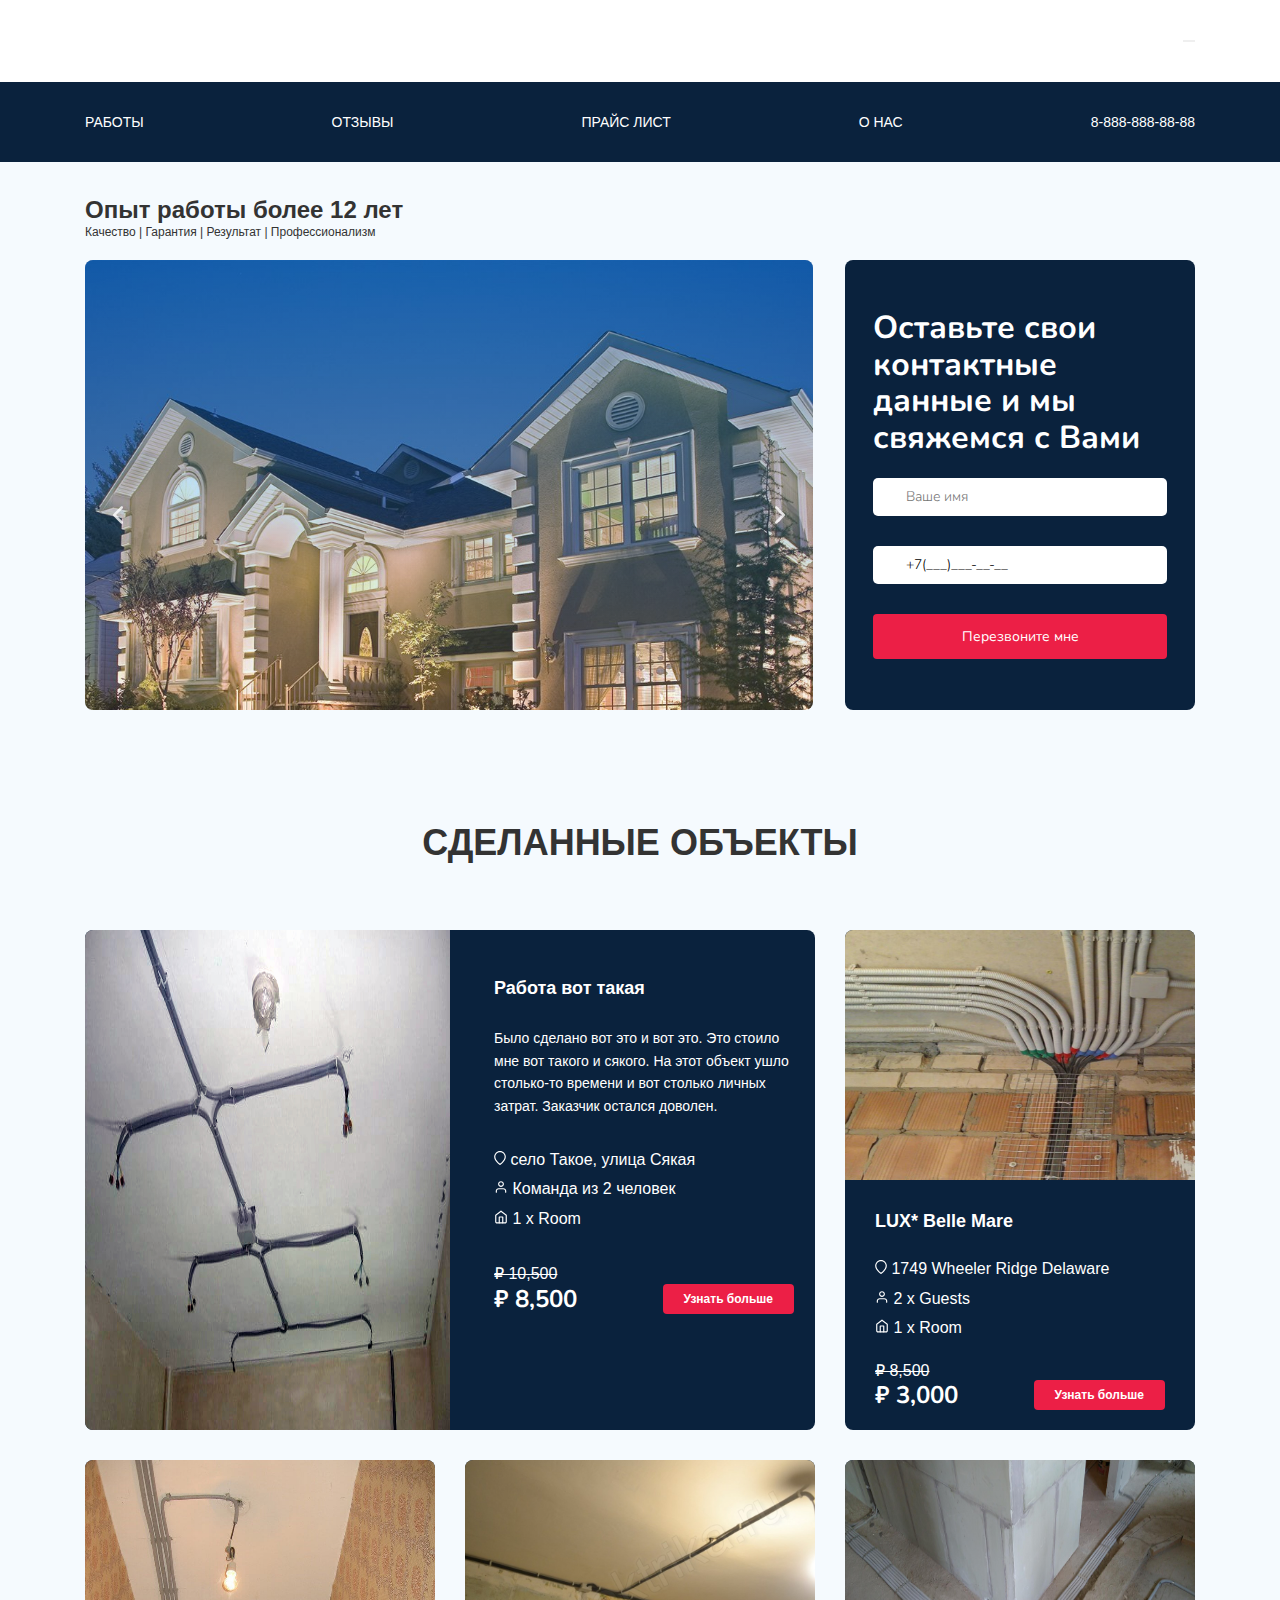
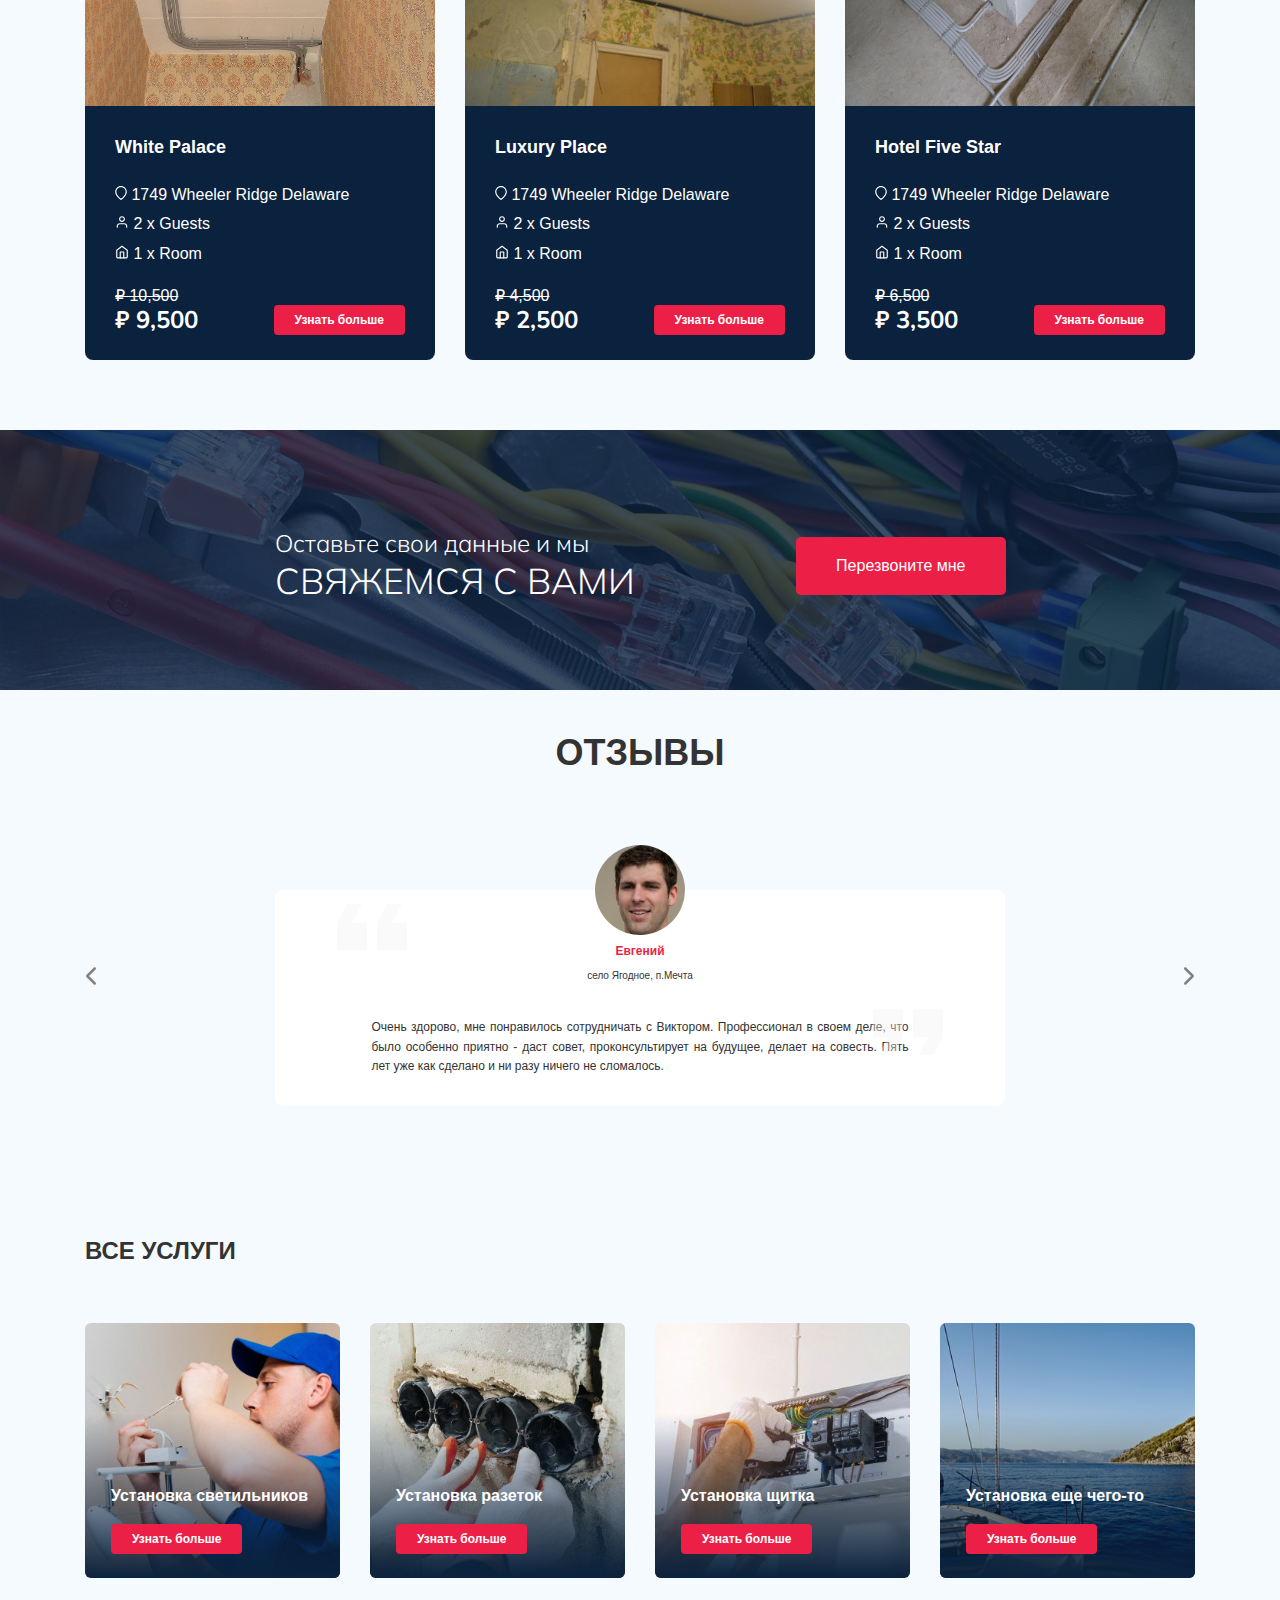
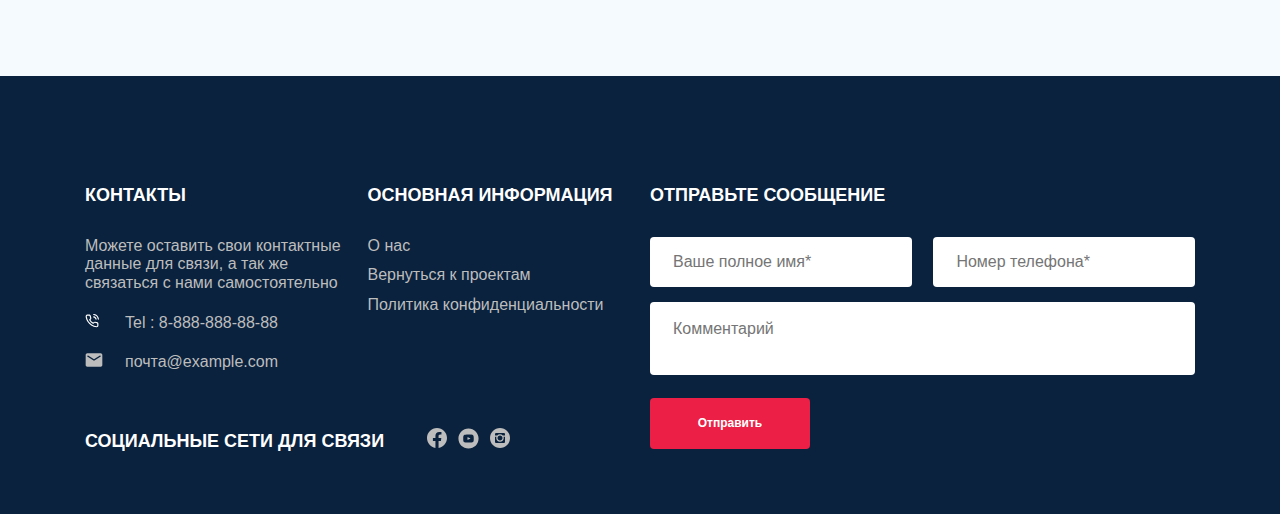
<file: index.html>
<!DOCTYPE html>
<html lang="ru">

<head>
  <meta charset="UTF-8" />
  <meta http-equiv="X-UA-Compatible" content="IE=edge" />
  <meta name="viewport" content="width=device-width, initial-scale=1.0" />
  <title>Электрика</title>
  <link href="https://fonts.googleapis.com/css2?family=Mulish:wght@400;700&family=Nunito:wght@400;700;800&display=swap"
    rel="stylesheet" />
  <link rel="stylesheet" href="css/swiper-bundle.min.css">
  <link rel="stylesheet" href="css/style.css" />
</head>

<body>
  <header class="navbar media-navbar navbar__mobile--fixed">
    <div class="container">
      <div class="navbar-top">
        <a href="#" class="logo">

        </a>
        <button class="menu-button">
          <span class="menu-button__line"></span><span class="menu-button__line"></span><span
            class="menu-button__line"></span>
        </button>
      </div>
      <!-- /navbar-top -->


    </div>
    <!-- /.container -->
    <div class="navbar-bottom">
      <nav>
        <div class="container">
          <ul class="navbar-menu">
            <div class="navbar-menu__item">
              <a href="#works" class="navbar-menu__link">Работы</a>
            </div>
            <div class="navbar-menu__item">
              <a href="#callback" class="navbar-menu__link">Отзывы</a>
            </div>
            <div class="navbar-menu__item">
              <a href="#pricelist" class="navbar-menu__link">Прайс лист</a>
            </div>
            <div class="navbar-menu__item">
              <a href="#" class="navbar-menu__link">О нас</a>
            </div>
            <div class="navbar-menu__item">
              <a href="#" class="navbar-menu__link">8-888-888-88-88</a>
            </div>
        </div>
        </ul>
      </nav>
      <!-- /navbar-menu -->
    </div>
    <!-- /.container -->
    </div>
    <!-- /.navbar-bottom -->
  </header>

  <section class="hotel media-hotel">
    <div class="container">
      <div class="hotel-info">
        <div class="hotel-info__text">
          <div class="hotel-wrapper">
            <h1 class="hotel-name hotel-info__name">Опыт работы более 12 лет</h1>
          </div>
          <p class="hotel-description hotel-info__description">
            Качество | Гарантия | Результат | Профессионализм
          </p>
        </div>
        <!-- /.hotel-info__text -->
      </div>
      <div class="hotel-grid">
        <div class="slider ">
          <!-- Slider main container -->
          <div class="swiper-container hotel-slider hotel__slider">
            <!-- Additional required wrapper -->
            <div class="swiper-wrapper">
              <!-- Slides -->
              <div class="swiper-slide">
                <img class="swiper-slide__image" src="img/first_slide.jpeg" alt="slide">
              </div>
              <div class="swiper-slide">
                <img class="swiper-slide__image" src="img/second_slide.jpg" alt="slide">
              </div>
              <div class="swiper-slide">
                <img class="swiper-slide__image" src="img/third_slide.jpg" alt="slide">
              </div>
            </div>
            <!-- If we need pagination -->
            <div class="swiper-pagination"></div>

            <!-- If we need navigation buttons -->
            <button class="slider-button slider-button--next"></button>
            <button class="slider-button slider-button--prev"></button>
          </div>
          <!-- /.swiper-container -->
        </div>
        <!-- /.slider -->
        <div class="hotel-right">
          <div class="booking">
            <h1 class="booking-title">Оставьте свои контактные данные и мы свяжемся с Вами</h1>
            <div class="booking-info">
              <input type="text" class="booking-info__input" placeholder="Ваше имя">
              <input class="booking-info__input" id="online_phone" name="phone" type="tel" maxlength="50"
                autofocus="autofocus" required="required" value="+7(___)___-__-__"
                pattern="\+7\s?[\(]{0,1}9[0-9]{2}[\)]{0,1}\s?\d{3}[-]{0,1}\d{2}[-]{0,1}\d{2}"
                placeholder="+7(___)___-__-__">
            </div>
            <button class="booking__button quick__button">Перезвоните мне</button>
          </div>
          <!-- /.booking -->
        </div>
        <!-- /.hotel-right -->
      </div>
      <!-- /.hotel-grid -->

    </div>
    <!-- /.container -->
  </section>

  <section id="works" class="packages">
    <div class="container">
      <h2 class="packages__title">Сделанные объекты</h2>
      <div class="packages__grid">

        <div class="item item-one">
          <img class="item__image-one" src="img/packages_item/item_1.jpg" alt="">
          <div class="item__info item__info-one">
            <h3 class="item__title">Работа вот такая</h3>
            <p class="item-one__text">Было сделано вот это и вот это. Это стоило мне вот такого и сякого. На этот объект
              ушло столько-то времени и вот столько личных затрат. Заказчик остался доволен.
            </p>
            <ul class="item__ul">
              <li>
                <img src="img/Vector.svg" alt="Vector">
                <span>село Такое, улица Сякая</span>
              </li>
              <li>
                <img src="img/user.svg" alt="User">
                <span>Команда из 2 человек</span>
              </li>
              <li>
                <img src="img/home.svg" alt="Home">
                <span>1 x Room</span>
              </li>
            </ul>
            <del class="price-old">₽ 10,500</del>
            <div class="price">
              <span class="price-new">₽ 8,500</span>
              <button data-id="onePack" class="price__button card__button first_modal-package">Узнать больше</button>
            </div>
            <!--/.price-->
          </div>
        </div>
        <!-- the end first card -->

        <div id="twoPack" class="item item-two">
          <img class="item__image" src="img/packages_item/item_2.jpg" alt="">
          <div class="item__info">
            <h3 class="item__title">LUX* Belle Mare</h3>
            <ul>
              <li>
                <img src="img/Vector.svg" alt="Vector">
                <span>1749 Wheeler Ridge Delaware</span>
              </li>
              <li>
                <img src="img/user.svg" alt="User">
                <span>2 x Guests</span>
              </li>
              <li>
                <img src="img/home.svg" alt="Home">
                <span>1 x Room</span>
              </li>
            </ul>
            <del class="price-old">₽ 8,500</del>
            <div class="price">
              <span class="price-new">₽ 3,000</span>
              <button class="price__button card__button second_modal-package">Узнать больше</button>
            </div>
          </div>
        </div>
        <!-- the end second card -->

        <div id="threePack" class="item item-three">
          <img class="item__image" src="img/packages_item/item_3.jpg" alt="">
          <div class="item__info">
            <h3 class="item__title">White Palace</h3>
            <ul>
              <li>
                <img src="img/Vector.svg" alt="Vector">
                <span>1749 Wheeler Ridge Delaware</span>
              </li>
              <li>
                <img src="img/user.svg" alt="User">
                <span>2 x Guests</span>
              </li>
              <li>
                <img src="img/home.svg" alt="Home">
                <span>1 x Room</span>
              </li>
            </ul>
            <del class="price-old">₽ 10,500</del>
            <div class="price">
              <span class="price-new">₽ 9,500</span>
              <button class="price__button card__button third_modal-package">Узнать больше</button>
            </div>
          </div>
          <!--/.item__info-->
        </div>
        <!-- the end third card -->

        <div id="fourPack" class="item item-four">
          <img class="item__image" src="img/packages_item/item_4.jpg" alt="">
          <div class="item__info">
            <h3 class="item__title">Luxury Place</h3>
            <ul>
              <li>
                <img src="img/Vector.svg" alt="Vector">
                <span>1749 Wheeler Ridge Delaware</span>
              </li>
              <li>
                <img src="img/user.svg" alt="User">
                <span>2 x Guests</span>
              </li>
              <li>
                <img src="img/home.svg" alt="Home">
                <span>1 x Room</span>
              </li>
            </ul>
            <del class="price-old">₽ 4,500</del>
            <div class="price">
              <span class="price-new">₽ 2,500</span>
              <button class="price__button card__button fourth_modal-package">Узнать больше</button>
            </div>
          </div>
        </div>
        <!-- the end four card -->

        <div fivePack class="item item-five">
          <img class="item__image" src="img/packages_item/item_5.jpg" alt="">
          <div class="item__info">
            <h3 class="item__title">Hotel Five Star</h3>
            <ul>
              <li>
                <img src="img/Vector.svg" alt="Vector">
                <span>1749 Wheeler Ridge Delaware</span>
              </li>
              <li>
                <img src="img/user.svg" alt="User">
                <span>2 x Guests</span>
              </li>
              <li>
                <img src="img/home.svg" alt="Home">
                <span>1 x Room</span>
              </li>
            </ul>
            <del class="price-old">₽ 6,500</del>
            <div class="price">
              <span class="price-new">₽ 3,500</span>
              <button class="price__button card__button fifth_modal-package">Узнать больше</button>
            </div>
          </div>
        </div>
        <!-- the end five card -->
      </div>
      <!-- /.packages__grid -->
    </div>
  </section>
  <!-- /.packages -->
  <section class="newsletter">
    <div class="newsletter-wrapper">
      <h2 class="newsletter-title">Оставьте свои данные и мы
        <span class="newsletter-title__strong">свяжемся с Вами</span>
      </h2>

      <button data-modal class="subscribe__button">Перезвоните мне</button>
    </div>
    <!-- /.newsletter-wraper -->
  </section>
  <!-- /.newsletter -->
  <section id="callback" class="reviews">
    <div class="container">
      <h2 class="reviews-title">Отзывы</h2>
      <!-- Slider main container -->
      <div class="swiper-container reviews-slider">
        <div class="swiper-wrapper">

          <div class="swiper-slide">
            <div class="reviews-slider__item">
              <div class="reviews-profile">
                <img src="img/Zeka.jpg" alt="Photo: Evgeniy" class="reviews-profile__avatar">
                <h3 class="reviews-profile__username">Евгений</h3>
                <span class="reviews-profile__date">село Ягодное, п.Мечта</span>
              </div>
              <!-- /.profile -->
              <p class="reviews-slide__text">Очень здорово, мне понравилось сотрудничать с Виктором. Профессионал в
                своем деле, что было особенно приятно - даст совет, проконсультирует на будущее, делает на совесть. Пять
                лет уже как сделано и ни разу ничего не сломалось.</p>
            </div>
          </div>
          <!-- /.swiper-slide -->
          <div class="swiper-slide">
            <div class="reviews-slider__item">
              <div class="reviews-profile">
                <img src="img/kate.jpg" alt="Photo: Kate" class="reviews-profile__avatar">
                <h3 class="reviews-profile__username">Екатерина</h3>
                <span class="reviews-profile__date">г.Тольятти</span>
              </div>
              <!-- /.profile -->
              <p class="reviews-slide__text">Долго думали с мужем кого найти, чтобы качественно сделали ремонт.
                Переделывать было нужно полностью все, от разеток до щитка. Работа была большая, но по рекмендации
                друзей, позвонили Виктору. Работа стоила своих денег, остались довольны.</p>
            </div>
          </div>
          <!-- /.swiper-slide -->
          <div class="swiper-slide">
            <div class="reviews-slider__item">
              <div class="reviews-profile">
                <img src="img/Alex.jpg" alt="Photo: Alex" class="reviews-profile__avatar">
                <h3 class="reviews-profile__username">Александр</h3>
                <span class="reviews-profile__date">г.Тольятти</span>
              </div>
              <!-- /.profile -->
              <p class="reviews-slide__text">Мастер очень хороший, грамотный в своем деле. Переделывал за другим
                мастером, сгорела проводка, быстро нашел способ решения проблемы, все заменил. Работает, спасибо.</p>
            </div>
          </div>
          <!-- /.swiper-slide -->
        </div>
        <!-- /.swiper-wrapper -->

        <button class="reviews-slider__button reviews-slider__button--prev"></button>
        <button class="reviews-slider__button reviews-slider__button--next"></button>
      </div>
      <!-- /.swiper-container-  -->
    </div>
    <!-- /.container -->
  </section>
  <!-- /.reviews -->
  <section id="pricelist" class="activities">
    <div class="container">
      <h2 class="activities__title">Все услуги</h2>
      <div class="activities__cards">
        <div class="card activities__card">
          <img src="img/card-1.jpg" alt="The curious corner of chamarel" class="card__image">
          <h3 class="card__title">Установка светильников</h3>
          <button class="card__button">Узнать больше</button>
        </div>
        <!-- /.card -->
        <div class="card activities__card">
          <img src="img/card-2.jpg" alt="Gymkhana club golf course" class="card__image">
          <h3 class="card__title">Установка разеток</h3>
          <button class="card__button">Узнать больше</button>
        </div>
        <!-- /.card -->
        <div class="card activities__card">
          <img src="img/card-3.jpg" alt="Tamarind falls hiking trip - full day" class="card__image">
          <h3 class="card__title">Установка щитка</h3>
          <button class="card__button">Узнать больше</button>
        </div>
        <!-- /.card -->
        <div class="card activities__card">
          <img src="img/card-4.jpg" alt="The blue marine discovery quest" class="card__image">
          <h3 class="card__title">Установка еще чего-то</h3>
          <button class="card__button">Узнать больше</button>
        </div>
        <!-- /.card -->
      </div>
      <!-- /.cards activities__cards -->
    </div>
  </section>
  <!-- /.activities -->
  <footer class="footer">
    <div class="container">
      <div class="footer-information">

        <div class="footer__list footer__additional">
          <h3 class="footer__title footer__title--mb-3">Основная информация</h3>
          <ul>
            <li class="footer__item"><a href="#">О нас</a></li>
            <li class="footer__item"><a href="#">Вернуться к проектам</a></li>
            <li class="footer__item"><a href="#">Политика конфиденциальности</a></li>
          </ul>
        </div>

        <div class="footer__social-network">
          <span class="footer__title footer__title--inline">Социальные сети для связи</span>
          <div class="footer__social-links">
            <a class="footer__social-link" href="#"><img src="img/fb.svg" alt=""></a>
            <a class="footer__social-link" href="#"><img src="img/yt.svg" alt=""></a>
            <a class="footer__social-link" href="#"><img src="img/inst.svg" alt=""></a>
          </div>
        </div>


        <div class="footer__contact-details">
          <h3 class="footer__title footer__title--mb-3">Контакты</h3>
          <p class="footer__text">
            Можете оставить свои контактные данные для связи, а так же связаться с нами самостоятельно</p>

          <ul class="footer__ul">
            <li class="footer__item footer__item--mb-2">
              <div class="footer__icon-wrapper">
                <img class="footer__icon" src="img/phone-call.svg" alt="">
              </div>
              Tel : 8-888-888-88-88 <br>
            </li>
            <li class="footer__item footer__item--mb-2">
              <div class="footer__icon-wrapper">
                <img class="footer__icon" src="img/mail.svg" alt="">
              </div>
              почта@example.com
            </li>
          </ul>
        </div>
        <!--/.contact-details-->
        <div class="footer__message">
          <h3 class="footer__title footer__title--mb-3">Отправьте сообщение</h3>
          <form action="send.php" method="POST" class="footer__form">
            <input class="footer__input" type="text" placeholder="Ваше полное имя*" name="name">
            <input class="footer__input" type="text" placeholder="Номер телефона*" name="phone">
            <textarea class="footer__textarea" placeholder="Комментарий" name="message"></textarea>

            <button class="button footer__button">Отправить</button>
          </form>
        </div>
        <!-- /.footer__message -->
      </div>
      <!-- /.footer__information -->
    </div>
    <!--/.container-->
  </footer>
  <!-- /.footer -->
  <div class="modal hide">
    <div class="modal__overlay"></div>
    <!-- /.modal__overlay -->
    <div class="modal__dialog">
      <a data-close href="#" class="modal__close">&times;</a>
      <h3 class="modal__title modal__title--mb-3">Отправьте нам сообщение и мы перезвоним Вам</h3>
      <form action="send.php" method="POST" class="modal__form">
        <input class="modal__input" type="text" placeholder="Ваше полное имя*" name="name">
        <input class="modal__input" type="text" placeholder="Ваш номер*" name="phone">
        <textarea class="modal__textarea" placeholder="Комментарий" name="message"></textarea>

        <button class="button modal__button">Отправить</button>
        <span class="modal__info">* Поле обязательно для заполнения</span>
      </form>
    </div>
    <!-- /.modal__dialog -->
  </div>
  <!-- /.modal -->

  <div id="onePack" class="modal modal-packages hide">
    <div class="modal__overlay"></div>
    <!-- /.modal__overlay -->
    <div class="modal__dialog">

      </form>
    </div>
    <!-- /.modal__dialog -->
  </div>
  <!-- /.modal-packages -->




  <script src="js/jquery-3.6.0.min.js"></script>
  <script src="js/swiper-bundle.min.js"></script>
  <script src="js/main.js"></script>
  <script src="js/slider.js"></script>
</body>

</html>
</file>
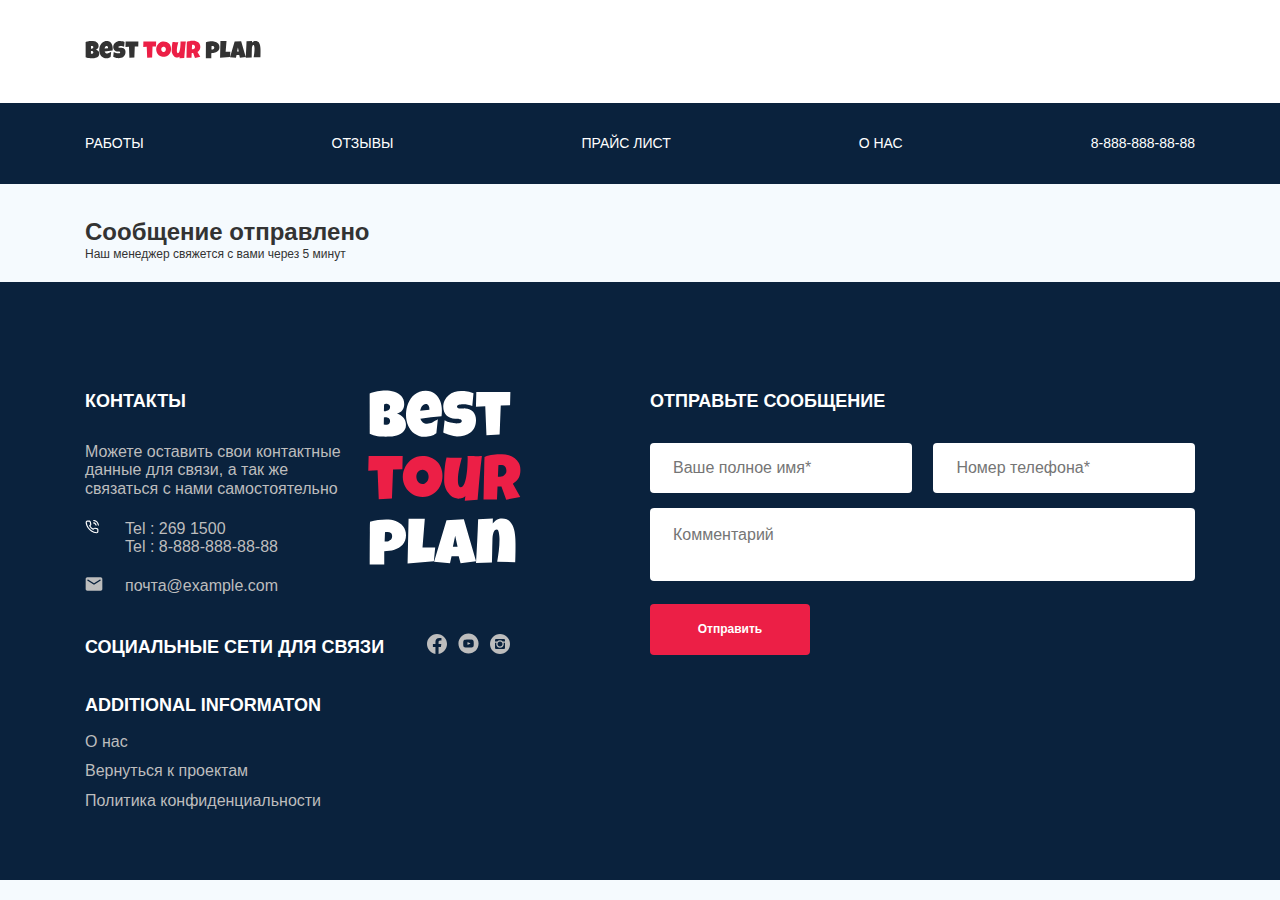
<file: thankyou.html>
<!DOCTYPE html>
<html lang="en">

<head>
  <meta charset="UTF-8" />
  <meta http-equiv="X-UA-Compatible" content="IE=edge" />
  <meta name="viewport" content="width=device-width, initial-scale=1.0" />
  <title>Электрика</title>
  <link href="https://fonts.googleapis.com/css2?family=Mulish:wght@400;700&family=Nunito:wght@400;700;800&display=swap"
    rel="stylesheet" />
  <link rel="stylesheet" href="css/swiper-bundle.min.css">
  <link rel="stylesheet" href="css/style.css" />
</head>

<body>
  <header class="navbar media-navbar navbar__mobile--fixed">
    <div class="container">
      <div class="navbar-top">
        <a href="#" class="logo">
          <img src="img/horizontal-logo.svg" alt="Logo: Best Tour Plan" class="logo__image" />
        </a>
      </div>
      <!-- /navbar-top -->


    </div>
    <!-- /.container -->
    <div class="navbar-bottom">
      <nav>
        <div class="container">
          <ul class="navbar-menu">
            <div class="navbar-menu__item">
              <a href="#" class="navbar-menu__link">Работы</a>
            </div>
            <div class="navbar-menu__item">
              <a href="#callback" class="navbar-menu__link">Отзывы</a>
            </div>
            <div class="navbar-menu__item">
              <a href="#pricelist" class="navbar-menu__link">Прайс лист</a>
            </div>
            <div class="navbar-menu__item">
              <a href="#" class="navbar-menu__link">О нас</a>
            </div>
            <div class="navbar-menu__item">
              <a href="#" class="navbar-menu__link">8-888-888-88-88</a>
            </div>
        </div>
        </ul>
      </nav>
      <!-- /navbar-menu -->
    </div>
    <!-- /.container -->
    </div>
    <!-- /.navbar-bottom -->
  </header>
  <section class="hotel media-hotel">
    <div class="container">
      <div class="hotel-info">
        <div class="hotel-info__text">
          <div class="hotel-wrapper">

            <h1 class="hotel-name hotel-info__name">Сообщение отправлено</h1>

          </div>
          <p class="hotel-description hotel-info__description">
            Наш менеджер свяжется с вами через 5 минут
          </p>
        </div>
      </div>
    </div>
    <footer class="footer">
      <div class="container">
        <div class="footer-information">
          <img src="img/vertical-logo.svg" alt="" class="footer__logo">

          <div class="footer__list footer__additional">
            <h3 class="footer__title">ADDITIONAL INFORMATON</h3>
            <ul>
              <li class="footer__item"><a href="#">О нас</a></li>
              <li class="footer__item"><a href="#">Вернуться к проектам</a></li>
              <li class="footer__item"><a href="#">Политика конфиденциальности</a></li>
            </ul>
          </div>

          <div class="footer__social-network">
            <span class="footer__title footer__title--inline">Социальные сети для связи</span>
            <div class="footer__social-links">
              <a class="footer__social-link" href="#"><img src="img/fb.svg" alt=""></a>
              <a class="footer__social-link" href="#"><img src="img/yt.svg" alt=""></a>
              <a class="footer__social-link" href="#"><img src="img/inst.svg" alt=""></a>
            </div>
          </div>


          <div class="footer__contact-details">
            <h3 class="footer__title footer__title--mb-3">Контакты</h3>
            <p class="footer__text">
              Можете оставить свои контактные данные для связи, а так же связаться с нами самостоятельно</p>

            <ul class="footer__ul">
              <li class="footer__item footer__item--mb-2">
                <div class="footer__icon-wrapper">
                  <img class="footer__icon" src="img/phone-call.svg" alt="">
                </div>
                Tel : 269 1500 <br>
                Tel : 8-888-888-88-88 <br>
              </li>
              <li class="footer__item footer__item--mb-2">
                <div class="footer__icon-wrapper">
                  <img class="footer__icon" src="img/mail.svg" alt="">
                </div>
                почта@example.com
              </li>
            </ul>
          </div>
          <!--/.contact-details-->
          <div class="footer__message">
            <h3 class="footer__title footer__title--mb-3">Отправьте сообщение</h3>
            <form action="send.php" method="POST" class="footer__form">
              <input class="footer__input" type="text" placeholder="Ваше полное имя*" name="name">
              <input class="footer__input" type="text" placeholder="Номер телефона*" name="phone">
              <textarea class="footer__textarea" placeholder="Комментарий" name="message"></textarea>

              <button class="button footer__button">Отправить</button>
            </form>
          </div>
          <!-- /.footer__message -->
        </div>
        <!-- /.footer__information -->
      </div>
      <!--/.container-->
    </footer>
    <!-- /.footer -->
    <script src="js/swiper-bundle.min.js"></script>
    <script src="js/main.js"></script>
</body>

</html>
</file>
<file: css/style.css>
* {
  box-sizing: border-box;
}

body {
  font-family: "Muli", sans-serif;
  background-color: #f5fafe;
  color: #333333;
}

.container {
  max-width: 1110px;
  margin: auto;
}

img {
  max-width: 100%;
}

a {
  text-decoration: none;
  color: inherit;
}

button, input, textarea {
  outline: none;
  border: none;
}

ul, ol {
  list-style-type: none;
  padding: 0;
  margin: 0;
}

h1, h2, h3 {
  text-decoration: none;
  margin: 0;
}

@media (max-width: 1200px) {
  .container {
    max-width: 960px;
  }
  .slider {
    width: 590px;
  }
  .swiper-slide__image {
    width: 100%;
    height: 100%;
    -o-object-fit: cover;
       object-fit: cover;
  }
  .activities__cards .card {
    width: 230px;
    height: 230px;
  }
  .packages {
    display: none;
  }
  .footer__input {
    flex-basis: 100%;
  }
}
@media (max-width: 992px) {
  .container, .newsletter-wrapper {
    max-width: 700px;
  }
  .logo {
    width: 132px;
  }
  .media-navbar .navbar-top {
    padding: 30px 0;
  }
  .media-navbar .navbar__search {
    margin-left: auto;
  }
  .media-navbar .navbar-menu {
    padding: 22px 0;
  }
  .media-navbar .navbar-menu__link {
    font-size: 12px;
    line-height: 15px;
  }
  .media-navbar .search__input {
    width: 340px;
  }
  .media-hotel .hotel-grid {
    flex-direction: column;
  }
  .media-hotel .hotel-right {
    flex-direction: row;
  }
  .hotel-right .booking {
    width: 100%;
    margin-bottom: 30px;
  }
  .slider {
    width: 100%;
    margin-bottom: 30px;
  }
  .reviews-slider__item {
    max-width: 580px;
  }
  .activities__cards {
    flex-wrap: wrap;
  }
  .activities__card {
    margin-bottom: 20px;
  }
  .activities__cards .card {
    width: 340px;
    height: 250px;
  }
  .footer__logo {
    grid-row: 1/2;
  }
  .footer__social-network {
    grid-row: 1/2;
    grid-column: span 4;
  }
}
@media (max-width: 768px) {
  .contaner {
    max-width: 576px;
    width: 92%;
  }
  .media-navbar .navbar__search, .media-navbar .navbar__user {
    display: none;
  }
  .media-navbar .navbar-bottom {
    display: none;
  }
  .media-navbar .navbar-bottom--visible {
    display: block;
    position: fixed;
    left: 0;
    right: 0;
    bottom: 0;
    top: 78px;
  }
  .media-navbar .navbar__menu {
    flex-direction: column;
  }
  body {
    padding-top: 78px;
  }
  .navbar__mobile--fixed {
    position: fixed;
    left: 0;
    top: 0;
    right: 0;
    z-index: 99;
  }
  .menu-button {
    display: flex;
    align-items: center;
    width: 16px;
    height: 11px;
    padding: 0;
    justify-content: space-between;
    flex-direction: column;
    border: none;
    background-color: #fff;
    cursor: pointer;
  }
  .menu-button__line {
    width: 16px;
    height: 1px;
    background-color: #333333;
  }
  .stars {
    flex-basis: auto;
    justify-content: flex-end;
  }
  .media-hotel .hotel-name {
    flex-basis: 100%;
  }
  .media-hotel .hotel-wrapper {
    justify-content: space-between;
  }
  .media-hotel .hotel-info__text {
    width: 100%;
  }
  .media-hotel .hotel-info__name {
    margin-top: 10px;
    margin-bottom: 0;
  }
  .media-hotel .hotel-info__rating {
    display: none;
  }
  .media-hotel .hotel-info__offer {
    order: -1;
    margin-left: 0px;
  }
  .media-hotel .hotel-right {
    flex-direction: column;
    min-height: 450px;
  }
  .slider {
    height: 350px;
  }
  .hotel-right .booking {
    width: 100%;
  }
  .hotel-right .booking__button {
    width: 100%;
  }
  .hotel-right .map {
    width: 100%;
  }
  .newsletter-wrapper {
    max-width: 576px;
    width: 92%;
    display: flex;
    flex-direction: column;
    align-items: flex-start;
  }
  .reviews-slider__item {
    padding: 0 30px 30px;
  }
  .reviews-slider__item::after, .reviews-slider__item:before {
    display: none;
  }
  .reviews-slider__button {
    top: 32px;
  }
  .reviews-slider__button--prev {
    margin-left: -65px;
    transform: translate(-50%, 0);
    left: 50%;
  }
  .reviews-slider__button--next {
    margin-right: -65px;
    transform: translate(50%, 0);
    right: 50%;
  }
  .activities__cards .card {
    width: 47%;
    height: 255px;
  }
  .footer__contact-details, .media__contact-details {
    grid-column-start: auto;
  }
  .footer__message, .media__message {
    grid-column: span 4;
  }
}
@media (max-width: 576px) {
  .container {
    max-width: 480px;
  }
  .logo {
    width: 99px;
  }
}
@media (max-width: 420) {
  .slider {
    width: 250px;
  }
  .hotel__slider {
    margin-bottom: 20px;
  }
  .newsletter {
    padding: 76px 0 83px 0;
  }
  .newsletter__title {
    margin-bottom: 37px;
  }
  .subscribe {
    width: 100%;
  }
  .activities__cards .card {
    width: 100%;
    height: 255px;
  }
}
.navbar {
  background-color: #fff;
}
.navbar-top {
  display: flex;
  align-items: center;
  justify-content: space-between;
  padding-top: 40px;
  padding-bottom: 40px;
}
.navbar-bottom {
  background-color: #0A223D;
}
.navbar-menu {
  list-style-type: none;
  margin: 0;
  padding: 31px 0;
  display: flex;
  align-items: center;
  justify-content: space-between;
  color: #fff;
}
.navbar-menu__link {
  text-decoration: none;
  text-transform: uppercase;
  color: inherit;
  font-size: 14px;
  line-height: 18px;
}

.logo {
  width: 177px;
}

.search {
  display: flex;
  position: relative;
  overflow: hidden;
  border-radius: 6px;
  height: 40px;
}
.search__input {
  width: 350px;
  height: 100%;
  padding-left: 23px;
  padding-right: 75px;
  background-color: #f5fafe;
  border: none;
  font-size: 12px;
  line-height: 15px;
  color: #333333;
}
.search__button {
  position: absolute;
  top: 0;
  right: 0;
  height: 100%;
  width: 65px;
  border: none;
  background-color: #ec1f46;
}

.user {
  display: flex;
  align-items: center;
  text-decoration: none;
}
.user__avatar {
  width: 40px;
  height: 40px;
  border-radius: 50%;
  -o-object-fit: cover;
     object-fit: cover;
}
.user__name {
  margin-left: 18px;
  font-size: 14px;
  line-height: 18px;
  color: #333333;
}

.newsletter {
  position: relative;
  padding: 98px 0 87px 0;
  background-image: url(../img/newsletter-bg.jpg);
  background-repeat: no-repeat;
  background-position: center;
  background-size: cover;
}
.newsletter::before {
  content: "";
  position: absolute;
  top: 0;
  right: 0;
  left: 0;
  bottom: 0;
  width: 100%;
  height: 100%;
  background-color: rgba(10, 34, 61, 0.8);
}
.newsletter-wrapper {
  position: relative;
  display: flex;
  align-items: center;
  justify-content: space-between;
  max-width: 731px;
  margin: auto;
}
.newsletter-title {
  color: #fff;
  font-family: Mulish;
  font-style: normal;
  font-weight: 300;
  font-size: 24px;
  line-height: 30px;
}
.newsletter-title__strong {
  display: block;
  font-size: 36px;
  line-height: 45px;
  text-transform: uppercase;
}

.subscribe__button {
  padding: 20px 40px 20px 40px;
  border-radius: 5px;
  border: none;
  background-color: #ec1f46;
  min-width: 65px;
  color: #fff;
}
.subscribe__button:hover {
  cursor: pointer;
}

/*! normalize.css v8.0.1 | MIT License | github.com/necolas/normalize.css */
/* Document
   ========================================================================== */
/**
 * 1. Correct the line height in all browsers.
 * 2. Prevent adjustments of font size after orientation changes in iOS.
 */
html {
  line-height: 1.15; /* 1 */
  -webkit-text-size-adjust: 100%; /* 2 */
}

/* Sections
   ========================================================================== */
/**
 * Remove the margin in all browsers.
 */
body {
  margin: 0;
}

/**
 * Render the `main` element consistently in IE.
 */
main {
  display: block;
}

/**
 * Correct the font size and margin on `h1` elements within `section` and
 * `article` contexts in Chrome, Firefox, and Safari.
 */
h1 {
  font-size: 2em;
  margin: 0.67em 0;
}

/* Grouping content
   ========================================================================== */
/**
 * 1. Add the correct box sizing in Firefox.
 * 2. Show the overflow in Edge and IE.
 */
hr {
  box-sizing: content-box; /* 1 */
  height: 0; /* 1 */
  overflow: visible; /* 2 */
}

/**
 * 1. Correct the inheritance and scaling of font size in all browsers.
 * 2. Correct the odd `em` font sizing in all browsers.
 */
pre {
  font-family: monospace, monospace; /* 1 */
  font-size: 1em; /* 2 */
}

/* Text-level semantics
   ========================================================================== */
/**
 * Remove the gray background on active links in IE 10.
 */
a {
  background-color: transparent;
}

/**
 * 1. Remove the bottom border in Chrome 57-
 * 2. Add the correct text decoration in Chrome, Edge, IE, Opera, and Safari.
 */
abbr[title] {
  border-bottom: none; /* 1 */
  text-decoration: underline; /* 2 */
  -webkit-text-decoration: underline dotted;
          text-decoration: underline dotted; /* 2 */
}

/**
 * Add the correct font weight in Chrome, Edge, and Safari.
 */
b,
strong {
  font-weight: bolder;
}

/**
 * 1. Correct the inheritance and scaling of font size in all browsers.
 * 2. Correct the odd `em` font sizing in all browsers.
 */
code,
kbd,
samp {
  font-family: monospace, monospace; /* 1 */
  font-size: 1em; /* 2 */
}

/**
 * Add the correct font size in all browsers.
 */
small {
  font-size: 80%;
}

/**
 * Prevent `sub` and `sup` elements from affecting the line height in
 * all browsers.
 */
sub,
sup {
  font-size: 75%;
  line-height: 0;
  position: relative;
  vertical-align: baseline;
}

sub {
  bottom: -0.25em;
}

sup {
  top: -0.5em;
}

/* Embedded content
   ========================================================================== */
/**
 * Remove the border on images inside links in IE 10.
 */
img {
  border-style: none;
}

/* Forms
   ========================================================================== */
/**
 * 1. Change the font styles in all browsers.
 * 2. Remove the margin in Firefox and Safari.
 */
button,
input,
optgroup,
select,
textarea {
  font-family: inherit; /* 1 */
  font-size: 100%; /* 1 */
  line-height: 1.15; /* 1 */
  margin: 0; /* 2 */
}

/**
 * Show the overflow in IE.
 * 1. Show the overflow in Edge.
 */
button,
input { /* 1 */
  overflow: visible;
}

/**
 * Remove the inheritance of text transform in Edge, Firefox, and IE.
 * 1. Remove the inheritance of text transform in Firefox.
 */
button,
select { /* 1 */
  text-transform: none;
}

/**
 * Correct the inability to style clickable types in iOS and Safari.
 */
button,
[type=button],
[type=reset],
[type=submit] {
  -webkit-appearance: button;
}

/**
 * Remove the inner border and padding in Firefox.
 */
button::-moz-focus-inner,
[type=button]::-moz-focus-inner,
[type=reset]::-moz-focus-inner,
[type=submit]::-moz-focus-inner {
  border-style: none;
  padding: 0;
}

/**
 * Restore the focus styles unset by the previous rule.
 */
button:-moz-focusring,
[type=button]:-moz-focusring,
[type=reset]:-moz-focusring,
[type=submit]:-moz-focusring {
  outline: 1px dotted ButtonText;
}

/**
 * Correct the padding in Firefox.
 */
fieldset {
  padding: 0.35em 0.75em 0.625em;
}

/**
 * 1. Correct the text wrapping in Edge and IE.
 * 2. Correct the color inheritance from `fieldset` elements in IE.
 * 3. Remove the padding so developers are not caught out when they zero out
 *    `fieldset` elements in all browsers.
 */
legend {
  box-sizing: border-box; /* 1 */
  color: inherit; /* 2 */
  display: table; /* 1 */
  max-width: 100%; /* 1 */
  padding: 0; /* 3 */
  white-space: normal; /* 1 */
}

/**
 * Add the correct vertical alignment in Chrome, Firefox, and Opera.
 */
progress {
  vertical-align: baseline;
}

/**
 * Remove the default vertical scrollbar in IE 10+.
 */
textarea {
  overflow: auto;
}

/**
 * 1. Add the correct box sizing in IE 10.
 * 2. Remove the padding in IE 10.
 */
[type=checkbox],
[type=radio] {
  box-sizing: border-box; /* 1 */
  padding: 0; /* 2 */
}

/**
 * Correct the cursor style of increment and decrement buttons in Chrome.
 */
[type=number]::-webkit-inner-spin-button,
[type=number]::-webkit-outer-spin-button {
  height: auto;
}

/**
 * 1. Correct the odd appearance in Chrome and Safari.
 * 2. Correct the outline style in Safari.
 */
[type=search] {
  -webkit-appearance: textfield; /* 1 */
  outline-offset: -2px; /* 2 */
}

/**
 * Remove the inner padding in Chrome and Safari on macOS.
 */
[type=search]::-webkit-search-decoration {
  -webkit-appearance: none;
}

/**
 * 1. Correct the inability to style clickable types in iOS and Safari.
 * 2. Change font properties to `inherit` in Safari.
 */
::-webkit-file-upload-button {
  -webkit-appearance: button; /* 1 */
  font: inherit; /* 2 */
}

/* Interactive
   ========================================================================== */
/*
 * Add the correct display in Edge, IE 10+, and Firefox.
 */
details {
  display: block;
}

/*
 * Add the correct display in all browsers.
 */
summary {
  display: list-item;
}

/* Misc
   ========================================================================== */
/**
 * Add the correct display in IE 10+.
 */
template {
  display: none;
}

/**
 * Add the correct display in IE 10.
 */
[hidden] {
  display: none;
}

.hotel {
  padding-top: 23px;
}
.hotel-info {
  display: flex;
  padding-bottom: 20px;
}
.hotel-info__name {
  margin-top: 10px;
  margin-bottom: 0;
}
.hotel-info__description {
  margin: 0;
}
.hotel-name {
  font-size: 24px;
  line-height: 30px;
}
.hotel-wrapper {
  display: flex;
  align-items: center;
}
.hotel-description {
  font-size: 12px;
  line-height: 15px;
}
.hotel-grid {
  display: flex;
  justify-content: space-between;
}
.hotel-slider {
  width: 100%;
  height: 100%;
  position: relative;
  border-radius: 8px;
}
.hotel-slider::after {
  content: "";
  position: absolute;
  width: 100%;
  height: 100%;
  top: 0;
  right: 0;
  left: 0;
  bottom: 0;
  background: linear-gradient(180deg, rgba(0, 122, 223, 0.48) 0%, rgba(255, 255, 255, 0.128) 100%);
  z-index: 10;
}

.slider {
  max-width: 728px;
  height: 450px;
}
.slider-button {
  position: absolute;
  top: 50%;
  transform: translateY(50%);
  width: 30px;
  height: 30px;
  border: none;
  z-index: 99;
  cursor: pointer;
  background-repeat: no-repeat;
  background-position: center;
  background-size: 10px;
  background-color: transparent;
}
.slider-button--next {
  right: 18px;
  background-image: url(../img/arrow_next.svg);
}
.slider-button--prev {
  left: 18px;
  background-image: url(../img/arrow_prev.svg);
}

.booking {
  font-family: Nunito;
  width: 350px;
  height: 100%;
  padding: 28px;
  background-color: #0A223D;
  color: #fff;
  border-radius: 8px;
}
.booking-info__input {
  padding: 10px 75px 10px 33px;
  width: 100%;
  border: none;
  font-style: normal;
  font-weight: 300;
  font-size: 14px;
  line-height: 18px;
  margin-bottom: 30px;
  border-radius: 5px;
}

.quick__button {
  width: 100%;
  color: #fff;
  font-size: 14px;
  line-height: 19px;
  padding: 13px 79px;
  background-color: #ec1f46;
  border: none;
  border-radius: 4px;
  cursor: pointer;
}

.reviews {
  padding: 40px 0 70px 0;
}
.reviews-title {
  font-style: normal;
  font-weight: bold;
  font-size: 36px;
  line-height: 45px;
  text-align: center;
  text-transform: uppercase;
  margin-bottom: 70px;
}
.reviews-slider__item {
  position: relative;
  display: flex;
  flex-direction: column;
  align-items: center;
  max-width: 730px;
  margin: 45px auto 0;
  padding: 0 62px 30px 62px;
  background-color: #fff;
  border-radius: 8px;
}
.reviews-slider__item::before {
  position: absolute;
  content: "";
  width: 70px;
  height: 47px;
  left: 62px;
  top: 13px;
  background-image: url(../img/quote-left.svg);
  background-repeat: no-repeat;
}
.reviews-slider__item::after {
  position: absolute;
  content: "";
  width: 70px;
  height: 47px;
  right: 62px;
  top: 118px;
  background-image: url(../img/quote-right.svg);
  background-repeat: no-repeat;
}
.reviews-slider__button {
  position: absolute;
  top: 50%;
  transform: translateY(-50%);
  height: 30px;
  background-repeat: no-repeat;
  background-size: 10px;
  background-position: center;
  background-color: transparent;
  border: none;
  cursor: pointer;
  z-index: 99;
}
.reviews-slider__button--prev {
  background-image: url(../img/arrow-prev.svg);
  left: 0;
}
.reviews-slider__button--next {
  background-image: url(../img/arrow-next.svg);
  right: 0;
}
.reviews-profile {
  display: flex;
  align-items: center;
  flex-direction: column;
  margin-bottom: 32px;
}
.reviews-profile__avatar {
  width: 90px;
  height: 90px;
  margin-bottom: 9px;
  border-radius: 50%;
  -o-object-fit: cover;
     object-fit: cover;
  margin-top: -45px;
}
.reviews-profile__username {
  font-style: normal;
  font-weight: bold;
  font-size: 12px;
  line-height: 15px;
  color: #ec1f46;
  margin-bottom: 10px;
}
.reviews-profile__date {
  font-style: normal;
  font-weight: normal;
  font-size: 10px;
  line-height: 13px;
  margin-bottom: 4px;
}
.reviews-slide__text {
  max-width: 537px;
  margin: auto;
  font-style: normal;
  font-weight: normal;
  font-size: 12px;
  line-height: 160%;
  text-align: justify;
}

.activities {
  padding: 60px 0 98px 0;
}
.activities__title {
  font-style: normal;
  font-weight: bold;
  font-size: 24px;
  line-height: 30px;
  text-transform: uppercase;
  margin-bottom: 57px;
}
.activities__cards {
  display: flex;
  justify-content: space-between;
}

.card {
  position: relative;
  display: flex;
  flex-direction: column;
  align-items: flex-start;
  padding: 24px 26px;
  width: 255px;
  height: 255px;
  border-radius: 6px;
  overflow: hidden;
}
.card::before {
  content: "";
  position: absolute;
  left: 0;
  right: 0;
  bottom: 0;
  top: 0;
  background: linear-gradient(179.83deg, rgba(196, 196, 196, 0) 35.34%, #0A223D 99.85%);
  z-index: -1;
}
.card__image {
  position: absolute;
  left: 0;
  right: 0;
  bottom: 0;
  top: 0;
  width: 100%;
  height: 100%;
  -o-object-fit: cover;
     object-fit: cover;
  z-index: -2;
}
.card__title {
  margin-top: auto;
  color: #fff;
  margin-bottom: 18px;
  font-style: normal;
  font-weight: bold;
  font-size: 16px;
  line-height: 20px;
}
.card__button {
  font-style: normal;
  font-weight: 600;
  font-size: 12px;
  line-height: 16px;
  padding: 7px 21px;
  background: #ec1f46;
  color: #fff;
  border-radius: 4px;
  border: none;
  cursor: pointer;
}

.packages {
  padding: 110px 0 70px 0;
}
.packages__title {
  margin-bottom: 65px;
  font-style: normal;
  font-weight: bold;
  font-size: 36px;
  line-height: 45px;
  text-align: center;
  text-transform: uppercase;
}
.packages__grid {
  display: grid;
  grid-template-columns: 350px 350px 350px;
  grid-template-rows: 500px 500px;
  grid-gap: 30px;
}

.item {
  display: flex;
  flex-direction: column;
  border-radius: 8px;
  -o-object-fit: cover;
     object-fit: cover;
  overflow: hidden;
  background-color: #0A223D;
  color: #fff;
}
.item__title {
  margin-bottom: 27px;
  font-style: normal;
  font-weight: bold;
  font-size: 18px;
  line-height: 23px;
}
.item__info {
  padding: 30px 30px 25px 30px;
}
.item__info-one {
  padding: 47px 21px 30px 44px;
}
.item-one {
  flex-direction: row;
  grid-column-start: 1;
  grid-column-end: 3;
}
.item-one__text {
  margin-bottom: 34px;
  font-style: normal;
  font-weight: normal;
  font-size: 14px;
  line-height: 160.6%;
}
.item__ul {
  margin-bottom: 37px;
}
.item__image {
  width: 100%;
  height: 50%;
}
.item__image-one {
  width: 50%;
}

ul {
  margin-bottom: 24px;
}

li {
  margin-bottom: 11px;
}

.price {
  display: flex;
  justify-content: space-between;
}
.price__old {
  margin-bottom: 5px;
}
.price-new {
  font-family: "Nunito";
  font-style: normal;
  font-weight: bold;
  font-size: 24px;
  line-height: 30px;
}

.breadcrumb-list {
  display: flex;
  align-items: center;
  padding: 18px 0;
  margin: 0;
  list-style: none;
}
.breadcrumb-list__item {
  font-size: 10px;
  line-height: 13px;
}
.breadcrumb-list__item:not(:last-child)::after {
  content: "/";
  margin-right: 4px;
}
.breadcrumb-list__link {
  text-decoration: none;
  color: #333333;
}

.footer {
  padding: 108px 0 46px 0;
  background-color: #0A223D;
  color: #BDBDBD;
}
.footer-information {
  display: grid;
  grid-template-columns: repeat(4, minmax(-webkit-min-content, 1fr));
  grid-template-columns: repeat(4, minmax(min-content, 1fr));
  grid-gap: 20px;
  grid-template-rows: 132px 132px;
}
.footer__title {
  margin-bottom: 16px;
  font-style: normal;
  font-weight: bold;
  font-size: 18px;
  line-height: 23px;
  text-transform: uppercase;
  color: #fff;
}
.footer__title--inline {
  margin: 0 43px 0 0;
}
.footer__title--mb-3 {
  margin-bottom: 30px;
}
.footer__item {
  display: flex;
  align-items: flex-start;
}
.footer__item:hover {
  color: #fff;
}
.footer__item--mb-2 {
  margin-bottom: 20px;
}
.footer__item--mb-2:hover {
  cursor: pointer;
}
.footer__icon-wrapper {
  min-width: 40px;
}
.footer__social-network {
  display: flex;
  align-items: end;
  grid-row: 2;
  grid-column: span 2;
  padding-bottom: 15px;
}
.footer__social-links {
  display: flex;
  align-items: center;
  min-width: 83px;
  justify-content: space-between;
}
.footer__contact-details {
  grid-column-start: 2/3;
  grid-row: 1/2;
}
.footer__message {
  grid-column-start: span 2;
  grid-row: 1/3;
}
.footer__form {
  display: flex;
  align-items: center;
  justify-content: space-between;
  flex-wrap: wrap;
}
.footer__text {
  margin-bottom: 22px;
}
.footer__input {
  background-color: #fff;
  border-radius: 4px;
  padding: 0 23px;
  width: 48%;
  height: 50px;
  margin-bottom: 15px;
}
.footer__textarea {
  padding: 18px 23px;
  flex-basis: 100%;
  border-radius: 4px;
  resize: none;
  margin-bottom: 23px;
}
.footer__button {
  min-width: 160px;
  min-height: 50px;
  padding: 18px;
  font-style: normal;
  font-weight: bold;
  font-size: 12px;
  line-height: 15px;
  color: #fff;
  background-color: #ec1f46;
  border-radius: 4px;
  cursor: pointer;
}
.footer__info {
  font-style: normal;
  font-weight: bold;
  font-size: 12px;
  line-height: 15px;
}

.show {
  display: block;
}

.hide {
  display: none;
}

.modal__input {
  width: 100%;
  background-color: #fff;
  border-radius: 4px;
  padding: 0 23px;
  height: 50px;
  margin-bottom: 15px;
}
.modal__textarea {
  padding: 18px 23px;
  flex-basis: 100%;
  border-radius: 4px;
  resize: none;
  margin-bottom: 23px;
  width: 100%;
  min-height: 123px;
}
.modal__button {
  min-width: 160px;
  min-height: 50px;
  padding: 18px;
  font-style: normal;
  font-weight: bold;
  font-size: 12px;
  line-height: 15px;
  color: #fff;
  background-color: #ec1f46;
  border-radius: 4px;
  cursor: pointer;
}
.modal__info {
  font-style: normal;
  font-weight: bold;
  font-size: 12px;
  line-height: 15px;
}
.modal__title {
  margin-bottom: 15px;
  text-align: center;
  font-style: normal;
  font-weight: bold;
  font-size: 18px;
  line-height: 23px;
  text-transform: uppercase;
  color: #fff;
}
.modal__overlay {
  position: fixed;
  left: 0;
  top: 0;
  right: 0;
  bottom: 0;
  background: rgba(0, 143, 223, 0.39);
  z-index: 100;
}
.modal__dialog {
  position: fixed;
  top: 50%;
  left: 50%;
  max-width: 478px;
  padding: 33px 88px;
  background-color: #0A223D;
  transform: translate(-50%, -50%);
  border-radius: 8px;
  color: #fff;
  z-index: 101;
}
.modal__close {
  position: absolute;
  right: 18px;
  top: 17px;
  text-decoration: none;
  cursor: pointer;
}/*# sourceMappingURL=style.css.map */
</file>
